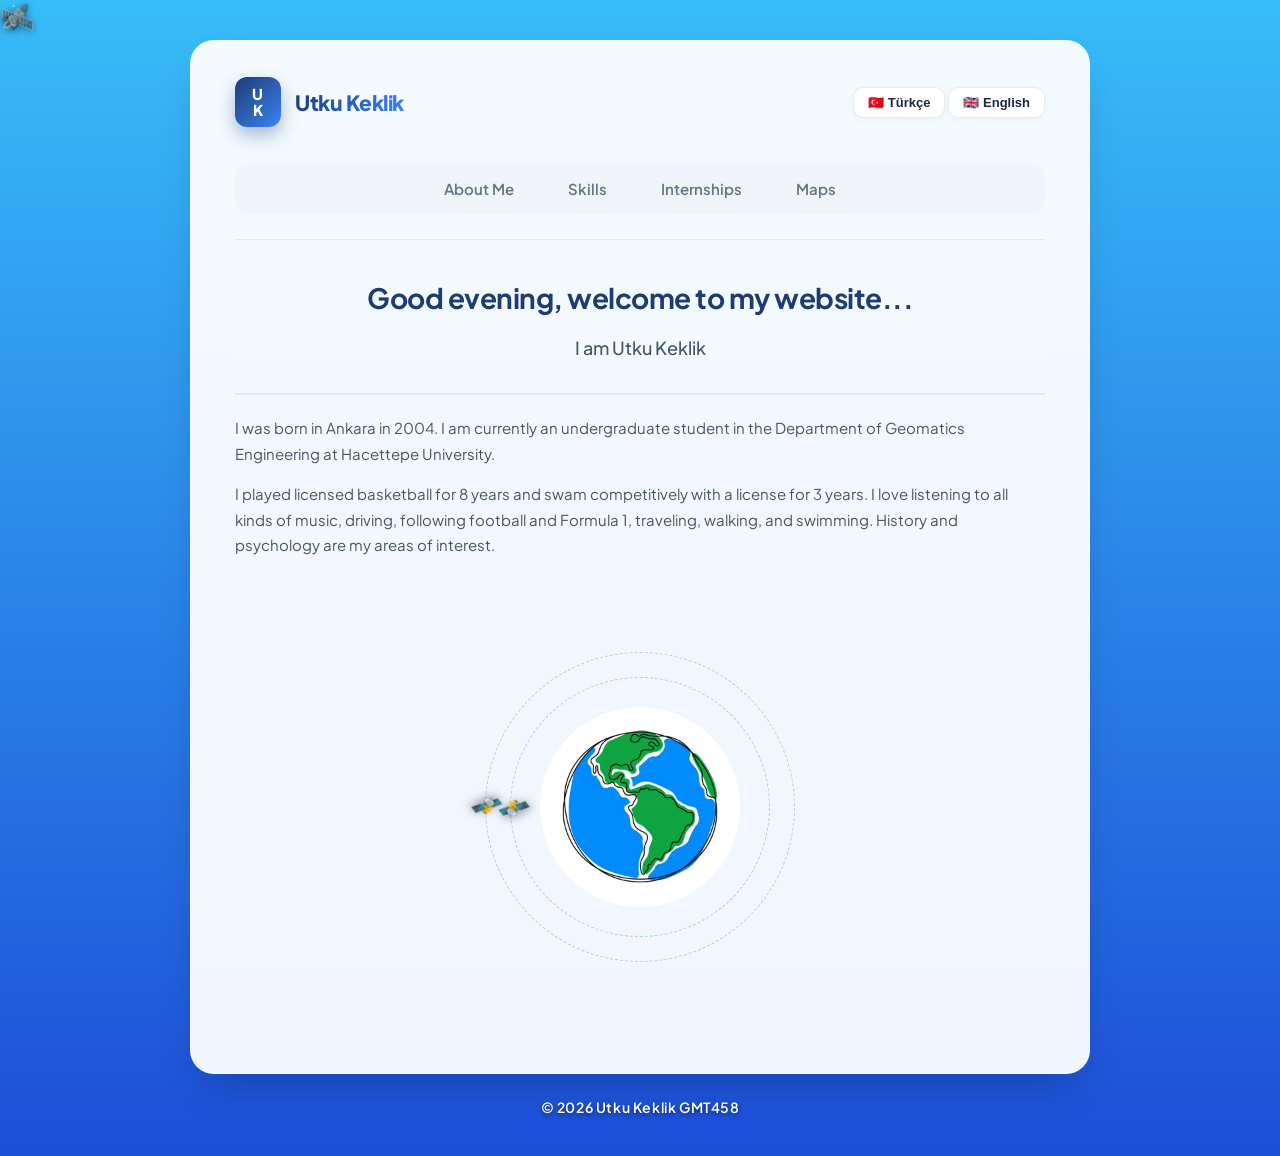
<file: index.html>
<!DOCTYPE html>
<html lang="en">
<head>
    <meta charset="UTF-8">
    <meta name="viewport" content="width=device-width, initial-scale=1.0">
    <title>Utku Keklik | Geomatics Engineering</title>
    <link rel="stylesheet" href="style.css">
</head>
<body>

<div class="background-animations">
    <div class="night-elements">
        <div class="star"></div><div class="star"></div><div class="star"></div>
        <div class="star"></div><div class="star"></div><div class="star"></div><div class="star"></div>
    </div>
    <div class="bg-element bg-rocket r-1">🚀</div>
    <div class="bg-element bg-rocket r-2">🚀</div>
    <div class="bg-element bg-satellite s-1">🛰️</div>
    <div class="bg-element bg-satellite s-2">🛰️</div>
</div>

<div class="container">

    <div class="header-bar">
        <a href="index.html" class="brand-link">
            <div class="logo-badge"><span>U</span><span>K</span></div>
            <span class="brand-name">Utku Keklik</span>
        </a>
        <div>
            <button onclick="setLanguage('tr')">🇹🇷 Türkçe</button>
            <button onclick="setLanguage('en')">🇬🇧 English</button>
        </div>
    </div>

    <div id="content-tr" style="display: none;">
        <nav><a href="index.html">Hakkımda</a><a href="yetenekler.html">Yetenekler</a><a href="stajlar.html">Stajlarım</a><a href="haritalar.html">Haritalar</a></nav>
        <hr>
        
        <div class="scroll-reveal" style="text-align: center; margin-top: 40px; margin-bottom: 30px;">
            <h1 id="greeting-tr" style="color: #1e3c72; font-size: 28px;"></h1>
            <p style="font-size: 18px; color: #475569; font-weight: 500; margin-top: 10px;">Ben Utku Keklik</p>
        </div>

        <div class="scroll-reveal">
            <hr style="border: none; border-bottom: 2px solid #e2e8f0; margin-bottom: 20px;">
            <p style="line-height: 1.7; color: #475569;">
                2004 yılında Ankara'da doğdum. Hacettepe Üniversitesi Geomatik Mühendisliği bölümünde lisans eğitimime devam ediyorum. 
            </p>
            <p style="line-height: 1.7; color: #475569; margin-top: 10px;">
                8 sene lisanslı basketbol oynadım ve 3 sene lisanslı yüzdüm. Her türlü müzik dinlemeyi, araba sürmeyi, futbol ve Formula 1 takip etmeyi, gezmeyi, yürümeyi ve yüzmeyi çok severim. Tarih ve psikolojiyle yakından ilgileniyorum.
            </p>
        </div>
    </div>

    <div id="content-en">
        <nav><a href="index.html">About Me</a><a href="yetenekler.html">Skills</a><a href="stajlar.html">Internships</a><a href="haritalar.html">Maps</a></nav>
        <hr>

        <div class="scroll-reveal" style="text-align: center; margin-top: 40px; margin-bottom: 30px;">
            <h1 id="greeting-en" style="color: #1e3c72; font-size: 28px;"></h1>
            <p style="font-size: 18px; color: #475569; font-weight: 500; margin-top: 10px;">I am Utku Keklik</p>
        </div>

        <div class="scroll-reveal">
            <hr style="border: none; border-bottom: 2px solid #e2e8f0; margin-bottom: 20px;">
            <p style="line-height: 1.7; color: #475569;">
                I was born in Ankara in 2004. I am currently an undergraduate student in the Department of Geomatics Engineering at Hacettepe University.
            </p>
            <p style="line-height: 1.7; color: #475569; margin-top: 10px;">
                I played licensed basketball for 8 years and swam competitively with a license for 3 years. I love listening to all kinds of music, driving, following football and Formula 1, traveling, walking, and swimming. History and psychology are my areas of interest.
            </p>
        </div>
    </div>

    <div class="globe-section scroll-reveal">
        <div class="globe-viewport">
            <div class="globe-sphere"></div>
            <div class="orbit orbit-1"><span class="satellite">🛰️</span></div>
            <div class="orbit orbit-2"><span class="satellite">🛰️</span></div>
        </div>
    </div>

</div>

<footer>© 2026 Utku Keklik GMT458</footer>

    <script>
        function setLanguage(lang) {
            localStorage.setItem('siteLanguage', lang);
            document.getElementById('content-tr').style.display = lang === 'tr' ? 'block' : 'none';
            document.getElementById('content-en').style.display = lang === 'en' ? 'block' : 'none';
        }

        function setGreeting() {
            const hour = new Date().getHours();
            const minute = new Date().getMinutes();
            const time = hour + (minute / 60);

            let greetingTr = "";
            let greetingEn = "";

            if (time >= 6 && time < 12) {
                greetingTr = "Günaydın, web siteme hoşgeldiniz...";
                greetingEn = "Good morning, welcome to my website...";
            } else if (time >= 12 && time < 18) {
                greetingTr = "İyi günler, web siteme hoşgeldiniz...";
                greetingEn = "Good afternoon, welcome to my website...";
            } else if (time >= 18 && time < 22.5) {
                greetingTr = "İyi akşamlar, web siteme hoşgeldiniz...";
                greetingEn = "Good evening, welcome to my website...";
            } else {
                greetingTr = "İyi geceler, web siteme hoşgeldiniz...";
                greetingEn = "Good night, welcome to my website...";
            }

            document.getElementById('greeting-tr').innerText = greetingTr;
            document.getElementById('greeting-en').innerText = greetingEn;
        }

        function initScrollObserver() {
            const elements = document.querySelectorAll('.scroll-reveal');
            const observer = new IntersectionObserver((entries) => {
                entries.forEach((entry) => { if (entry.isIntersecting) entry.target.classList.add('is-visible'); });
            }, { threshold: 0.15 });
            elements.forEach(el => observer.observe(el));
        }

        document.addEventListener('DOMContentLoaded', () => {
            const savedLanguage = localStorage.getItem('siteLanguage') || 'en';
            setLanguage(savedLanguage);
            setGreeting();
            initScrollObserver();
        });
    </script>
</body>
</html>
</file>
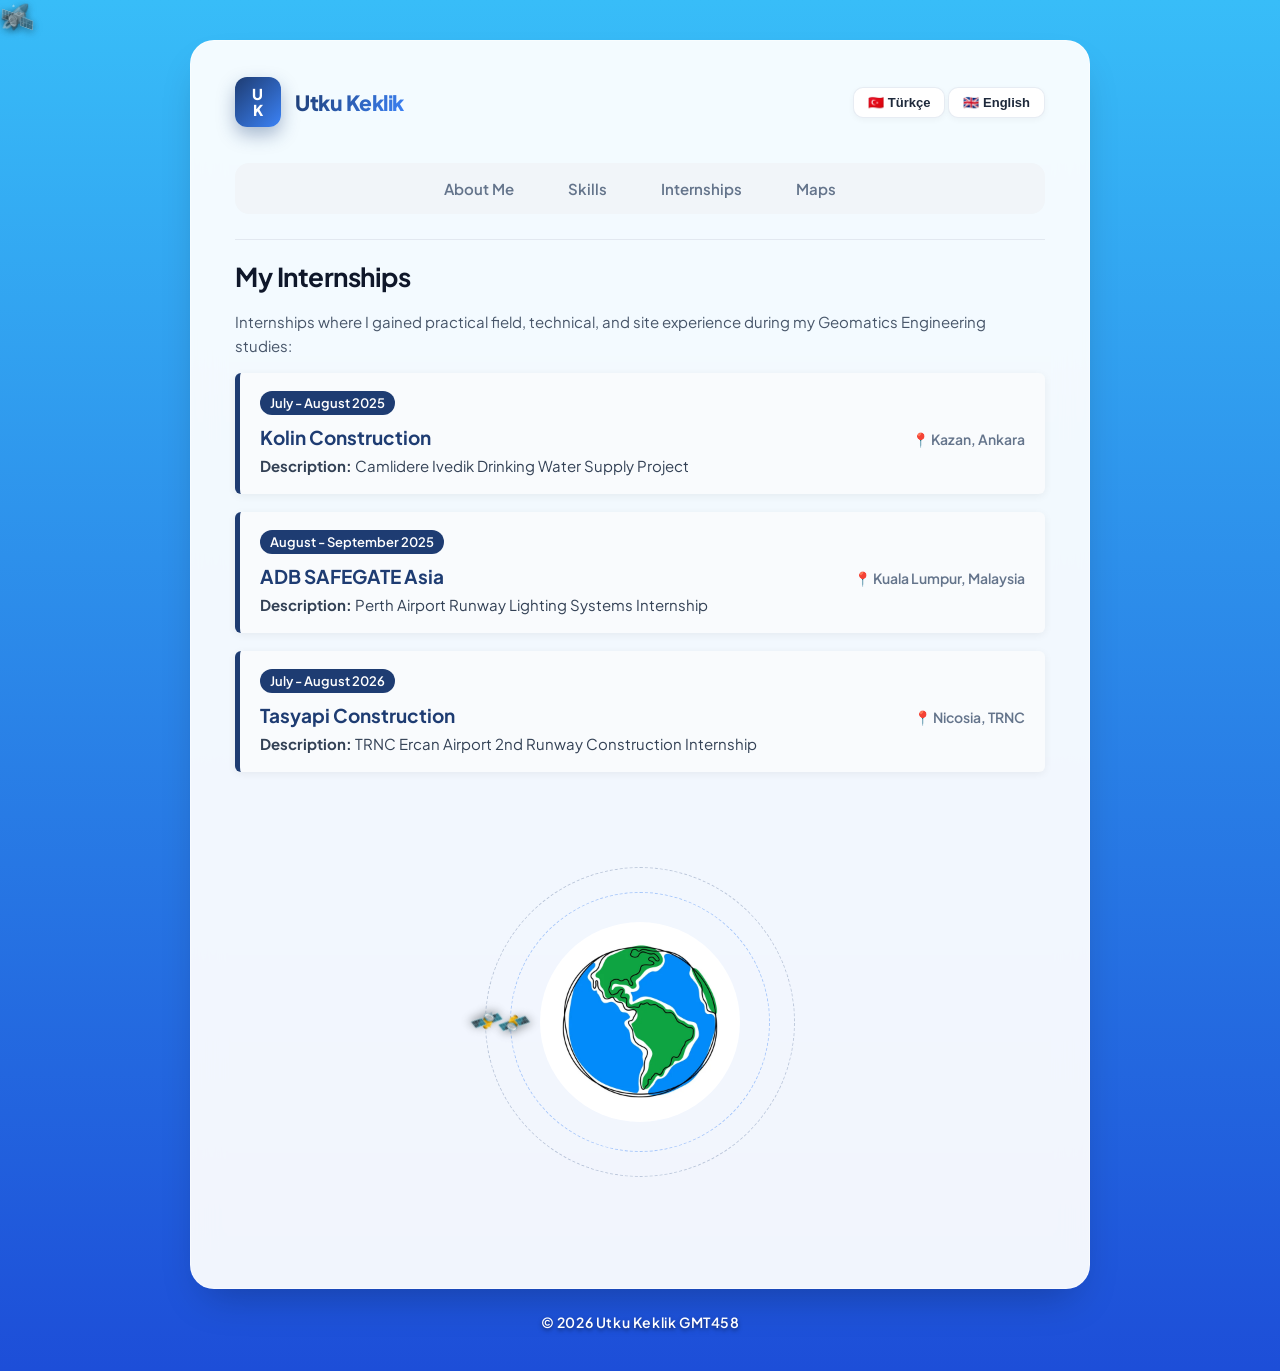
<file: stajlar.html>
<!DOCTYPE html>
<html lang="en">
<head>
    <meta charset="UTF-8">
    <meta name="viewport" content="width=device-width, initial-scale=1.0">
    <title>Internships | Utku Keklik</title>
    <link rel="stylesheet" href="style.css">
    <style>
        .internship-card {
            background-color: #f9fbfd;
            border-left: 5px solid #1e3c72;
            padding: 18px 20px;
            margin-bottom: 18px;
            border-radius: 6px;
            box-shadow: 0 2px 8px rgba(0,0,0,0.06);
            transition: transform 0.2s, background-color 0.2s;
        }
        .internship-card:hover {
            transform: translateX(6px);
            background-color: #f1f5f9;
        }
        .date-badge {
            display: inline-block;
            background-color: #1e3c72;
            color: white;
            padding: 4px 10px;
            border-radius: 12px;
            font-size: 13px;
            font-weight: 600;
            margin-bottom: 10px;
        }
        .company-header {
            display: flex;
            justify-content: space-between;
            align-items: baseline;
            flex-wrap: wrap;
            gap: 10px;
            margin-bottom: 6px;
        }
        .company-name {
            font-size: 19px;
            font-weight: 700;
            color: #1e3c72;
            margin: 0;
        }
        .location-tag {
            font-size: 14px;
            color: #64748b;
            font-weight: 600;
        }
        .project-desc {
            margin: 6px 0 0 0;
            color: #334155;
            font-size: 15px;
            line-height: 1.4;
        }
    </style>
</head>
<body>

<div class="background-animations">
    <div class="star"></div>
    <div class="star"></div>
    <div class="star"></div>
    <div class="star"></div>
    <div class="star"></div>
    <div class="star"></div>
    <div class="star"></div>
    
    <div class="bg-element bg-rocket r-1">🚀</div>
    <div class="bg-element bg-rocket r-2">🚀</div>
    <div class="bg-element bg-satellite s-1">🛰️</div>
    <div class="bg-element bg-satellite s-2">🛰️</div>
</div>

<div class="container">

    <div class="header-bar">
        <a href="index.html" class="brand-link">
            <div class="logo-badge">
                <span>U</span>
                <span>K</span>
            </div>
            <span class="brand-name">Utku Keklik</span>
        </a>
        <div>
            <button onclick="setLanguage('tr')">🇹🇷 Türkçe</button>
            <button onclick="setLanguage('en')">🇬🇧 English</button>
        </div>
    </div>

    <div id="content-tr" style="display: none;">
        <nav>
            <a href="index.html">Hakkımda</a>
            <a href="yetenekler.html">Yetenekler</a>
            <a href="stajlar.html">Stajlarım</a>
            <a href="haritalar.html">Haritalar</a>
        </nav>
        <hr>
        <div>
            <h1>Staj Yaptığım Yerler</h1>
            <p>Geomatik Mühendisliği eğitimim boyunca saha, ofis ve proje yönetimi tecrübesi edindiğim stajlarım:</p>
        </div>
        
        <div class="internship-card">
            <div class="date-badge">Temmuz - Ağustos 2025</div>
            <div class="company-header">
                <h3 class="company-name">Kolin İnşaat</h3>
                <span class="location-tag">📍 Kazan, Ankara</span>
            </div>
            <p class="project-desc"><strong>Açıklama:</strong> Çamlıdere İvedik İçme Suyu Temini Projesi</p>
        </div>

        <div class="internship-card scroll-reveal">
            <div class="date-badge">Ağustos - Eylül 2025</div>
            <div class="company-header">
                <h3 class="company-name">ADB SAFEGATE Asia</h3>
                <span class="location-tag">📍 Kuala Lumpur, Malezya</span>
            </div>
            <p class="project-desc"><strong>Açıklama:</strong> Perth Havalimanı Pist Aydınlatma Sistemleri Stajı</p>
        </div>

        <div class="internship-card scroll-reveal">
            <div class="date-badge">Temmuz - Ağustos 2026</div>
            <div class="company-header">
                <h3 class="company-name">Taşyapı İnşaat</h3>
                <span class="location-tag">📍 Lefkoşa, KKTC</span>
            </div>
            <p class="project-desc"><strong>Açıklama:</strong> KKTC Ercan Havalimanı 2. Pist İnşaatı Stajı</p>
        </div>
    </div>

    <div id="content-en">
        <nav>
            <a href="index.html">About Me</a>
            <a href="yetenekler.html">Skills</a>
            <a href="stajlar.html">Internships</a>
            <a href="haritalar.html">Maps</a>
        </nav>
        <hr>
        <div>
            <h1>My Internships</h1>
            <p>Internships where I gained practical field, technical, and site experience during my Geomatics Engineering studies:</p>
        </div>
        
        <div class="internship-card">
            <div class="date-badge">July - August 2025</div>
            <div class="company-header">
                <h3 class="company-name">Kolin Construction</h3>
                <span class="location-tag">📍 Kazan, Ankara</span>
            </div>
            <p class="project-desc"><strong>Description:</strong> Camlidere Ivedik Drinking Water Supply Project</p>
        </div>

        <div class="internship-card scroll-reveal">
            <div class="date-badge">August - September 2025</div>
            <div class="company-header">
                <h3 class="company-name">ADB SAFEGATE Asia</h3>
                <span class="location-tag">📍 Kuala Lumpur, Malaysia</span>
            </div>
            <p class="project-desc"><strong>Description:</strong> Perth Airport Runway Lighting Systems Internship</p>
        </div>

        <div class="internship-card scroll-reveal">
            <div class="date-badge">July - August 2026</div>
            <div class="company-header">
                <h3 class="company-name">Tasyapi Construction</h3>
                <span class="location-tag">📍 Nicosia, TRNC</span>
            </div>
            <p class="project-desc"><strong>Description:</strong> TRNC Ercan Airport 2nd Runway Construction Internship</p>
        </div>
    </div>

    <div class="globe-section scroll-reveal">
        <div class="globe-viewport">
            <div class="globe-sphere"></div>
            <div class="orbit orbit-1"><span class="satellite">🛰️</span></div>
            <div class="orbit orbit-2"><span class="satellite">🛰️</span></div>
        </div>
    </div>

</div>

<footer>
    © 2026 Utku Keklik GMT458
</footer>

    <script>
        function setLanguage(lang) {
            localStorage.setItem('siteLanguage', lang);
            const trBox = document.getElementById('content-tr');
            const enBox = document.getElementById('content-en');

            if (lang === 'tr') {
                if (trBox) trBox.style.display = 'block';
                if (enBox) enBox.style.display = 'none';
            } else {
                if (trBox) trBox.style.display = 'none';
                if (enBox) enBox.style.display = 'block';
            }
        }

        function initScrollObserver() {
            const elements = document.querySelectorAll('.scroll-reveal');
            const observer = new IntersectionObserver((entries) => {
                entries.forEach((entry) => {
                    if (entry.isIntersecting) {
                        entry.target.classList.add('is-visible');
                    }
                });
            }, { threshold: 0.15 });
            elements.forEach(el => observer.observe(el));
        }

        document.addEventListener('DOMContentLoaded', () => {
            const savedLanguage = localStorage.getItem('siteLanguage') || 'en';
            setLanguage(savedLanguage);
            initScrollObserver();
        });
    </script>
</body>
</html>
</file>
<file: style.css>
@import url('https://fonts.googleapis.com/css2?family=Plus+Jakarta+Sans:wght@400;500;600;700;800&display=swap');

:root {
    --primary: #1e3c72;
    --primary-light: #2a5298;
    --accent: #3b82f6;
    --text-main: #1e293b;
    --text-muted: #64748b;
    --surface: rgba(255, 255, 255, 0.94);
    --border-color: rgba(226, 232, 240, 0.8);
    --shadow-soft: 0 20px 40px -15px rgba(0, 0, 0, 0.25);
}

* {
    box-sizing: border-box;
}

body {
    font-family: 'Plus Jakarta Sans', sans-serif;
    color: var(--text-main);
    margin: 0;
    padding: 40px 20px 30px 20px;
    min-height: 100vh;
    display: flex;
    flex-direction: column;
    align-items: center;
    position: relative;
    background: linear-gradient(180deg, #38bdf8, #1d4ed8, #070b19, #1d4ed8, #38bdf8);
    background-size: 100% 400%;
    animation: skyCycle 45s ease-in-out infinite;
}

@keyframes skyCycle {
    0% { background-position: 0% 0%; }
    50% { background-position: 0% 100%; }
    100% { background-position: 0% 0%; }
}

.background-animations {
    position: fixed;
    top: 0;
    left: 0;
    width: 100%;
    height: 100%;
    z-index: 0;
    pointer-events: none;
    overflow: hidden;
}

.star {
    position: absolute;
    width: 80px;
    height: 2px;
    background: linear-gradient(90deg, transparent, rgba(255, 255, 255, 0.9), transparent);
    opacity: 0;
    animation: shootingStar linear infinite;
}

.star:nth-child(1) { top: 10%; right: 10%; animation-duration: 4s; animation-delay: 0s; }
.star:nth-child(2) { top: 30%; right: 5%; animation-duration: 5s; animation-delay: 1.2s; }
.star:nth-child(3) { top: 5%; right: 40%; animation-duration: 4.5s; animation-delay: 2.5s; }
.star:nth-child(4) { top: 50%; right: -10%; animation-duration: 6s; animation-delay: 0.5s; }
.star:nth-child(5) { top: 70%; right: 20%; animation-duration: 5.5s; animation-delay: 3s; }
.star:nth-child(6) { top: 15%; right: -5%; animation-duration: 7s; animation-delay: 4.1s; }
.star:nth-child(7) { top: 85%; right: 15%; animation-duration: 4.8s; animation-delay: 1.8s; }

@keyframes shootingStar {
    0% { transform: translate(0, 0) rotate(-45deg); opacity: 0; }
    5% { opacity: 1; }
    20% { transform: translate(-600px, 600px) rotate(-45deg); opacity: 0; }
    100% { transform: translate(-600px, 600px) rotate(-45deg); opacity: 0; }
}

.bg-element {
    position: absolute;
    filter: grayscale(100%) opacity(0.3) drop-shadow(0 2px 4px rgba(0,0,0,0.6));
}

.bg-rocket { font-size: 24px; }
.bg-satellite { font-size: 28px; }

.r-1 { animation: flyRocket1 55s linear infinite; }
.r-2 { animation: flyRocket2 70s linear infinite; animation-delay: -25s; }
.s-1 { animation: flySat1 85s linear infinite; }
.s-2 { animation: flySat2 95s linear infinite; animation-delay: -40s; }

@keyframes flyRocket1 {
    0% { transform: translate(-10vw, 85vh) scale(0.8) rotate(45deg); opacity: 0; }
    5% { opacity: 0.3; }
    95% { opacity: 0.3; }
    100% { transform: translate(110vw, -10vh) scale(0.8) rotate(45deg); opacity: 0; }
}

@keyframes flyRocket2 {
    0% { transform: translate(110vw, 65vh) scale(0.6) rotate(-45deg); opacity: 0; }
    5% { opacity: 0.25; }
    95% { opacity: 0.25; }
    100% { transform: translate(-10vw, -15vh) scale(0.6) rotate(-45deg); opacity: 0; }
}

@keyframes flySat1 {
    0% { transform: translate(110vw, 20vh) scale(0.9) rotate(-20deg); opacity: 0; }
    5% { opacity: 0.35; }
    95% { opacity: 0.35; }
    100% { transform: translate(-10vw, 40vh) scale(0.9) rotate(-20deg); opacity: 0; }
}

@keyframes flySat2 {
    0% { transform: translate(-10vw, 15vh) scale(0.7) rotate(25deg); opacity: 0; }
    5% { opacity: 0.3; }
    95% { opacity: 0.3; }
    100% { transform: translate(110vw, 5vh) scale(0.7) rotate(25deg); opacity: 0; }
}

.container {
    position: relative;
    z-index: 10;
    width: 100%;
    max-width: 900px;
    background: var(--surface);
    backdrop-filter: blur(16px);
    -webkit-backdrop-filter: blur(16px);
    padding: 36px 44px;
    border-radius: 24px;
    border: 1px solid rgba(255, 255, 255, 0.5);
    box-shadow: var(--shadow-soft);
    animation: entranceFade 1s cubic-bezier(0.16, 1, 0.3, 1) forwards;
}

@keyframes entranceFade {
    0% { opacity: 0; transform: translateY(30px) scale(0.97); }
    100% { opacity: 1; transform: translateY(0) scale(1); }
}

.header-bar {
    display: flex;
    justify-content: space-between;
    align-items: center;
    margin-bottom: 24px;
    padding-bottom: 12px;
}

.brand-link {
    display: flex;
    align-items: center;
    gap: 14px;
    text-decoration: none;
    cursor: pointer;
}

.logo-badge {
    width: 46px;
    height: 50px;
    background: linear-gradient(135deg, var(--primary), var(--accent));
    color: #ffffff;
    border-radius: 12px;
    display: flex;
    flex-direction: column;
    justify-content: center;
    align-items: center;
    box-shadow: 0 8px 18px rgba(30, 60, 114, 0.35);
    font-weight: 800;
    line-height: 1.05;
    font-size: 15px;
    letter-spacing: 0.5px;
    transition: transform 0.3s ease, box-shadow 0.3s ease;
}

.brand-link:hover .logo-badge {
    transform: translateY(-2px) rotate(-3deg);
    box-shadow: 0 12px 22px rgba(30, 60, 114, 0.45);
}

.brand-name {
    font-size: 21px;
    font-weight: 800;
    letter-spacing: -0.5px;
    background: linear-gradient(120deg, var(--primary), var(--accent));
    -webkit-background-clip: text;
    -webkit-text-fill-color: transparent;
    transition: opacity 0.2s ease;
}

.brand-link:hover .brand-name { opacity: 0.85; }

nav {
    display: flex;
    justify-content: center;
    background: #f1f5f9;
    padding: 6px;
    border-radius: 14px;
    gap: 6px;
    margin: 15px 0 25px 0;
}

nav a {
    text-decoration: none;
    color: var(--text-muted);
    font-weight: 600;
    font-size: 15px;
    padding: 10px 24px;
    border-radius: 10px;
    transition: all 0.25s ease;
}

nav a:hover {
    color: var(--primary);
    background: rgba(255, 255, 255, 0.7);
    transform: translateY(-1px);
}

button {
    background: #ffffff;
    border: 1px solid var(--border-color);
    padding: 7px 14px;
    border-radius: 10px;
    cursor: pointer;
    font-size: 13px;
    font-weight: 600;
    color: var(--text-main);
    box-shadow: 0 2px 6px rgba(0, 0, 0, 0.04);
    transition: all 0.2s ease;
}

button:hover {
    background: #f8fafc;
    border-color: #cbd5e1;
    transform: translateY(-1px);
}

h1 {
    font-size: 26px;
    font-weight: 700;
    letter-spacing: -0.5px;
    color: #0f172a;
    margin-top: 10px;
}

p {
    color: #475569;
    font-size: 15px;
    line-height: 1.6;
}

table {
    width: 100%;
    border-collapse: separate;
    border-spacing: 0;
    margin-top: 24px;
    border-radius: 14px;
    overflow: hidden;
    border: 1px solid #e2e8f0;
    box-shadow: 0 4px 16px rgba(0, 0, 0, 0.03);
}

th, td {
    padding: 16px 20px;
    text-align: left;
}

th {
    background: #f8fafc;
    color: var(--text-muted);
    font-weight: 700;
    font-size: 13px;
    text-transform: uppercase;
    letter-spacing: 0.5px;
    border-bottom: 1px solid #e2e8f0;
}

td {
    border-bottom: 1px solid #f1f5f9;
    font-size: 14px;
    background: #ffffff;
}

tr:last-child td { border-bottom: none; }
tr:hover td { background-color: #f8fafc; }

img {
    width: 36px;
    height: 36px;
    object-fit: contain;
    transition: transform 0.3s cubic-bezier(0.34, 1.56, 0.64, 1);
}

img:hover { transform: scale(1.15) rotate(4deg); }

hr {
    border: none;
    height: 1px;
    background: #e2e8f0;
    margin: 20px 0;
}

footer {
    position: relative;
    z-index: 10;
    width: 100%;
    max-width: 900px;
    text-align: center;
    padding: 24px 0 10px 0;
    font-size: 14px;
    color: #ffffff;
    letter-spacing: 0.6px;
    font-weight: 600;
    text-shadow: 0 2px 4px rgba(0,0,0,0.5);
}

.scroll-reveal {
    opacity: 0.25;
    transform: translateY(35px) scale(0.96);
    filter: blur(3px);
    transition: opacity 1s cubic-bezier(0.2, 0.8, 0.2, 1), 
                transform 1s cubic-bezier(0.2, 0.8, 0.2, 1),
                filter 1s cubic-bezier(0.2, 0.8, 0.2, 1);
    will-change: opacity, transform, filter;
}

.scroll-reveal.is-visible {
    opacity: 1;
    transform: translateY(0) scale(1);
    filter: blur(0);
}

.stagger-table tr.scroll-reveal { display: table-row; }
.stagger-table tr.scroll-reveal td { transition: opacity 0.7s ease; }

.globe-section {
    display: flex;
    align-items: center;
    justify-content: center;
    margin: 60px 0 40px 0;
    padding: 40px 20px;
    border-radius: 20px;
}

.globe-viewport {
    position: relative;
    width: 300px;
    height: 300px;
    display: flex;
    align-items: center;
    justify-content: center;
}

.globe-sphere {
    width: 200px;
    height: 200px;
    border-radius: 50%;
    background-image: url('image_969d1c.png');
    background-size: cover;
    background-position: center;
    background-repeat: no-repeat;
    position: relative;
    z-index: 2;
}

.orbit {
    position: absolute;
    border-radius: 50%;
    pointer-events: none;
    z-index: 3;
}

.orbit-1 {
    width: 260px;
    height: 260px;
    border: 1px dashed rgba(59, 130, 246, 0.4);
    animation: satelliteOrbit1 16s linear infinite;
}

.orbit-2 {
    width: 310px;
    height: 310px;
    border: 1px dashed rgba(30, 60, 114, 0.25);
    animation: satelliteOrbit2 22s linear infinite reverse;
}

.satellite {
    position: absolute;
    top: 50%;
    left: -13px;
    transform: translateY(-50%);
    font-size: 24px;
    line-height: 1;
    filter: drop-shadow(0 2px 5px rgba(0, 0, 0, 0.4));
}

.orbit-1 .satellite { transform: translateY(-50%) rotate(-40deg); }
.orbit-2 .satellite { transform: translateY(-50%) rotate(140deg); }

@keyframes satelliteOrbit1 {
    0% { transform: rotate(0deg); }
    100% { transform: rotate(360deg); }
}

@keyframes satelliteOrbit2 {
    0% { transform: rotate(25deg); }
    100% { transform: rotate(385deg); }
}
</file>
